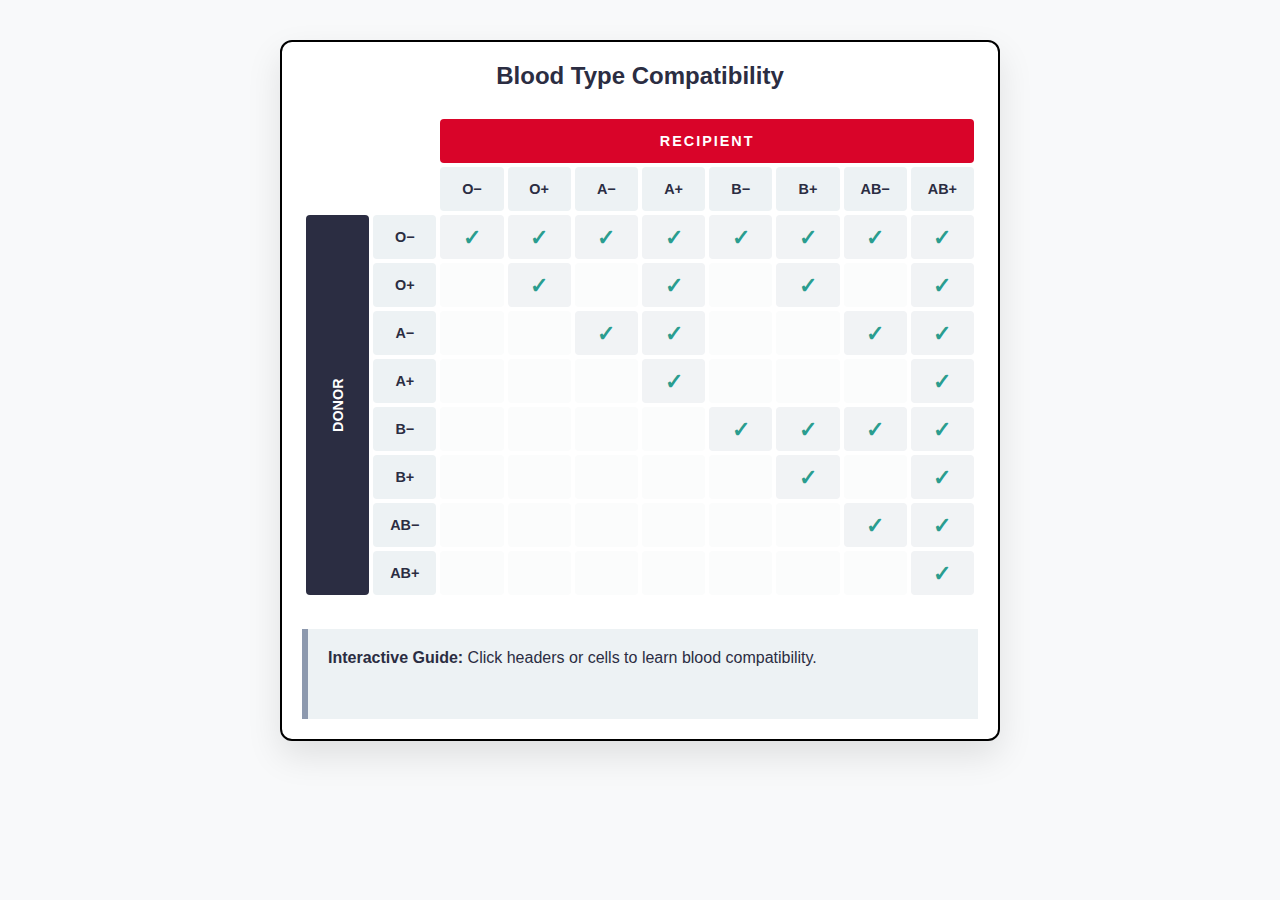
<file: blood-chart.html>
<!DOCTYPE html>
<html lang="en">
<head>
<meta charset="UTF-8">
<meta name="viewport" content="width=device-width, initial-scale=1.0">
<title>Blood Type Compatibility</title>

<style>
*{
    padding: 0;
    margin: 0;
    box-sizing: border-box;
}

:root {
    --red: #d90429;
    --dark: #2b2d42;
    --gray: #8d99ae;
    --light: #edf2f4;
    --check: #2a9d8f;
}

body {
    font-family: 'Segoe UI', sans-serif;
    background: #f8f9fa;
    padding: 40px;
    color: var(--dark);
}

.container {
    max-width: 720px;
    margin: auto;
    background: white;
    padding: 20px;
    border-radius: 12px;
    box-shadow: 0 15px 35px rgba(0,0,0,0.1);
    border: 2px solid black;
}

/* logic radios */
.logic-gate { display: none; }

/* table */
table {
    width: 100%;
    border-collapse: separate;
    border-spacing: 4px;
    table-layout: fixed;
    font-size: 0.9rem;
}

th, td {
    height: 44px;
    text-align: center;
    border-radius: 4px;
}

label {
    display: flex;
    align-items: center;
    justify-content: center;
    width: 100%;
    height: 100%;
    cursor: pointer;
    font-weight: 600;
}

/* headers */
.recipient-header {
    background: var(--red);
    color: white;
    letter-spacing: 2px;
}

.donor-header {
    background: var(--dark);
    color: white;
    width: 40px;
}

.type-header {
    background: var(--light);
}

/* cells */
.compat-cell {
    background: #f1f3f5;
    position: relative; /* anchor for ::after */
}

.yes::after {
    content: "✓";
    color: var(--check);
    font-size: 1.4rem;
    font-weight: 700;

    position: absolute;
    top: 50%;
    left: 50%;
    transform: translate(-50%, -50%);
}

.compat-cell:hover {
    background: #ffdada;
    border: 1px solid var(--red);
}


.no {
    opacity: 0.25;
}

/* info panel */
.info-panel {
    margin-top: 30px;
    padding: 20px;
    background: var(--light);
    border-left: 6px solid var(--gray);
    min-height: 90px;
}

.desc { display: none; }

#r-default:checked ~ .info-panel .d-default { display: block; }
#r-recipient:checked ~ .info-panel .d-recipient { display: block; border-color: var(--red); }
#r-donor:checked ~ .info-panel .d-donor { display: block; border-color: var(--dark); }
#r-om:checked ~ .info-panel .d-om { display: block; border-color: var(--check); }
#r-abp:checked ~ .info-panel .d-abp {
    display: block;
    border-color: var(--check);
}

</style>
</head>

<body>
<div class="container">
<h2 style="text-align:center;margin-bottom:25px;">Blood Type Compatibility</h2>

<input type="radio" id="r-default" name="info" class="logic-gate" checked>
<input type="radio" id="r-recipient" name="info" class="logic-gate">
<input type="radio" id="r-donor" name="info" class="logic-gate">
<input type="radio" id="r-om" name="info" class="logic-gate">
<input type="radio" id="r-abp" name="info" class="logic-gate">


<table>
<thead>
<tr>
<th rowspan="2" colspan="2"></th>
<th colspan="8" class="recipient-header">
<label for="r-recipient">RECIPIENT</label>
</th>
</tr>
<tr>
<th class="type-header"><label for="r-om">O−</label></th>
<th class="type-header">O+</th>
<th class="type-header">A−</th>
<th class="type-header">A+</th>
<th class="type-header">B−</th>
<th class="type-header">B+</th>
<th class="type-header">AB−</th>
<th class="type-header"><label for="r-abp">AB+</label></th>

</tr>
</thead>

<tbody>
<tr>
<th rowspan="8" class="donor-header">
<label for="r-donor" style="writing-mode:vertical-rl;transform:rotate(180deg);">DONOR</label>
</th>
<th class="type-header"><label for="r-om">O−</label></th>
<td class="compat-cell yes"><label for="r-om"></label></td>
<td class="compat-cell yes"></td>
<td class="compat-cell yes"></td>
<td class="compat-cell yes"></td>
<td class="compat-cell yes"></td>
<td class="compat-cell yes"></td>
<td class="compat-cell yes"></td>
<td class="compat-cell yes"></td>
</tr>

<tr>
<th class="type-header">O+</th>
<td class="compat-cell no"></td>
<td class="compat-cell yes"></td>
<td class="compat-cell no"></td>
<td class="compat-cell yes"></td>
<td class="compat-cell no"></td>
<td class="compat-cell yes"></td>
<td class="compat-cell no"></td>
<td class="compat-cell yes"></td>
</tr>

<tr>
<th class="type-header">A−</th>
<td class="compat-cell no"></td>
<td class="compat-cell no"></td>
<td class="compat-cell yes"></td>
<td class="compat-cell yes"></td>
<td class="compat-cell no"></td>
<td class="compat-cell no"></td>
<td class="compat-cell yes"></td>
<td class="compat-cell yes"></td>
</tr>

<tr>
<th class="type-header">A+</th>
<td class="compat-cell no"></td>
<td class="compat-cell no"></td>
<td class="compat-cell no"></td>
<td class="compat-cell yes"></td>
<td class="compat-cell no"></td>
<td class="compat-cell no"></td>
<td class="compat-cell no"></td>
<td class="compat-cell yes"></td>
</tr>

<tr>
<th class="type-header">B−</th>
<td class="compat-cell no"></td>
<td class="compat-cell no"></td>
<td class="compat-cell no"></td>
<td class="compat-cell no"></td>
<td class="compat-cell yes"></td>
<td class="compat-cell yes"></td>
<td class="compat-cell yes"></td>
<td class="compat-cell yes"></td>
</tr>

<tr>
<th class="type-header">B+</th>
<td class="compat-cell no"></td>
<td class="compat-cell no"></td>
<td class="compat-cell no"></td>
<td class="compat-cell no"></td>
<td class="compat-cell no"></td>
<td class="compat-cell yes"></td>
<td class="compat-cell no"></td>
<td class="compat-cell yes"></td>
</tr>

<tr>
<th class="type-header">AB−</th>
<td class="compat-cell no"></td>
<td class="compat-cell no"></td>
<td class="compat-cell no"></td>
<td class="compat-cell no"></td>
<td class="compat-cell no"></td>
<td class="compat-cell no"></td>
<td class="compat-cell yes"></td>
<td class="compat-cell yes"></td>
</tr>

<tr>
<th class="type-header"><label for="r-abp">AB+</label></th>
<td class="compat-cell no"></td>
<td class="compat-cell no"></td>
<td class="compat-cell no"></td>
<td class="compat-cell no"></td>
<td class="compat-cell no"></td>
<td class="compat-cell no"></td>
<td class="compat-cell no"></td>
<td class="compat-cell yes"></td>
</tr>
</tbody>
</table>

<div class="info-panel">
<div class="desc d-default">
<strong>Interactive Guide:</strong> Click headers or cells to learn blood compatibility.
</div>

<div class="desc d-recipient">
<h3 style="color:var(--red)">Recipient</h3>
<p>The recipient receives blood. Their immune system will reject unfamiliar antigens.</p>
</div>

<div class="desc d-donor">
<h3 style="color:var(--dark)">Donor</h3>
<p>Donors provide blood. O− is the universal donor for red blood cells.</p>
</div>

<div class="desc d-om">
<h3 style="color:var(--check)">O− Universal Donor</h3>
<p>O− blood can be given to anyone in emergencies.</p>
<label for="r-default" style="color:blue;cursor:pointer;">Back</label>
</div>

<div class="desc d-abp">
<h3 style="color:var(--check)">AB+ Universal Recipient</h3>
<p>
AB+ blood has both A and B antigens and Rh factor,
so it can receive red blood cells from all blood groups.
</p>
<label for="r-default" style="color:blue;cursor:pointer;">Back</label>
</div>


</div>
</div>
</body>
</html>
</file>
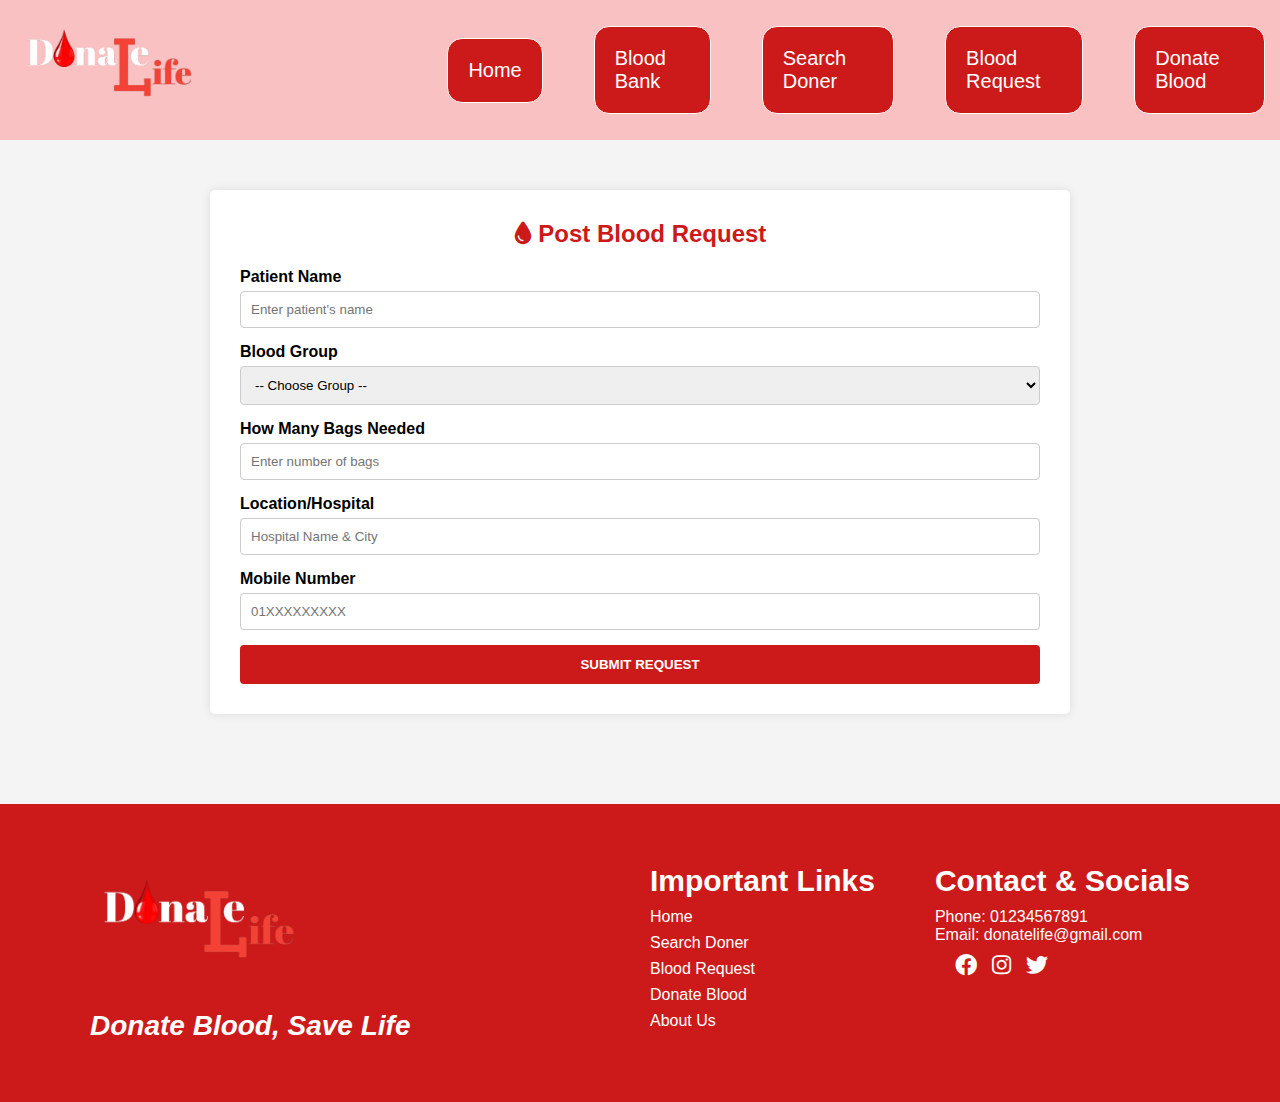
<file: request.html>
<!DOCTYPE html>
<html lang="en">
<head>
    <meta charset="UTF-8">
    <meta name="viewport" content="width=device-width, initial-scale=1.0">
    <title>DonateLife</title>
    <link rel="stylesheet" href="styles/blood-request.css">
    <link rel="stylesheet" href="styles/navbar.css">
    <link rel="stylesheet" href="styles/footer.css">
    <link rel="stylesheet" href="https://cdnjs.cloudflare.com/ajax/libs/font-awesome/6.0.0/css/all.min.css">
</head>
<body>

     <nav>
        <div class="logo">
           <img src="images/logo.png" alt="">
            <!-- <h1><span class="color_red">Donate</span>Life<span class="color_red"><i class="fa-solid fa-droplet"></i></span></h1> -->
        </div>
        <ul class="nav">
            <li><a href="index.html">Home</a></li>
            <li><a href="blood-bank.html">Blood Bank</a></li>
            <li><a href="search-donor.html">Search Doner</a></li>
            <li><a href="request.html">Blood Request</a></li>
            <li><a href="donate-blood.html">Donate Blood</a></li>
        </ul>
    </nav>

    <div class="main-container">
        <section class="form-wrapper">
            <h2><i class="fa-solid fa-droplet"></i> Post Blood Request</h2>
            <form id="bloodForm">
                <div class="box">
                    <label>Patient Name</label>
                    <input type="text" id="patientName" placeholder="Enter patient's name" required>
                </div>
                <div class="box">
                    <label>Blood Group</label>
                    <select id="bloodGroup" required>
                        <option value="">-- Choose Group --</option>
                        <option value="A+">A+</option>
                        <option value="A-">A-</option>
                        <option value="B+">B+</option>
                        <option value="B-">B-</option>
                        <option value="O+">O+</option>
                        <option value="O-">O-</option>
                        <option value="AB+">AB+</option>
                        <option value="AB-">AB-</option>
                    </select>
                </div>
                <div class="box">
                   <label>How Many Bags Needed</label>
                   <input type="number" id="bags" placeholder="Enter number of bags" min="1" required>
                </div>
                <div class="box">
                    <label>Location/Hospital</label>
                    <input type="text" id="hospital" placeholder="Hospital Name & City" required>
                </div>
                <div class="box">
                    <label>Mobile Number</label>
                    <input type="tel" id="phone" placeholder="01XXXXXXXXX" required>

                </div>
                <button type="submit" class="req-btn">SUBMIT REQUEST</button>
            </form>
        </section>
         <section class="posts-section">
            <div id="postsDisplay">
                </div>
         </section>
    </div>
    <script>
    const bloodForm = document.getElementById('bloodForm');
    const postsDisplay = document.getElementById('postsDisplay');

    bloodForm.addEventListener('submit', function(e) {
        e.preventDefault(); 
        const name = document.getElementById('patientName').value;
        const group = document.getElementById('bloodGroup').value;
        const bags = document.getElementById('bags').value;
        const hospital = document.getElementById('hospital').value;
        const phone = document.getElementById('phone').value;
        const time = new Date().toLocaleString();

        const postHTML = `
            <div class="blood-card">
                <div class="card-head">
                    <span class="group">${group}</span>
                    <strong>${name}</strong>
                </div>
                <div class="card-details">
                    <p><strong>Bags:</strong> ${bags} | <strong>Hospital:</strong> ${hospital}</p>
                    <p class="call"><i class="fa-solid fa-phone"></i> ${phone}</p>
                </div>
                <div class="card-time">Posted on: ${time}</div>
            </div>
        `;

        postsDisplay.insertAdjacentHTML('afterbegin', postHTML);

        bloodForm.reset();
    });
</script>

   <footer class="footer">
    <div class="footer-box">
        <img src="images/logo.png" alt="">
        <h1>Donate Blood, Save Life</h1>
    </div>

    <div class="footer-box">
        <h3>Important Links</h3>
        <a href="index.html">Home</a>
        <a href="search-donor.html">Search Doner</a>
        <a href="request.html">Blood Request</a>
        <a href="donate-blood.html">Donate Blood</a>
        <a href="">About Us</a>
    </div>

    <div class="footer-box">
        <h3>Contact & Socials</h3>
        <p>Phone: 01234567891</p>
        <p>Email: donatelife@gmail.com</p>
        <div class="socials">
            <a href="#"><i class="fa-brands fa-facebook"></i></a>
            <a href="#"><i class="fa-brands fa-instagram"></i></a>
            <a href="#"><i class="fa-brands fa-twitter"></i></a>
        </div>
    </div>
</footer>


<script>
    // image rotation in the events
document.querySelectorAll(".event-slider").forEach(slider => {
    let images = slider.querySelectorAll("img");
    let index = 0;

    setInterval(() => {
        images[index].classList.remove("active");
        index = (index + 1) % images.length;
        images[index].classList.add("active");
    }, 2500);
});

// see more.. effects in the events
document.querySelectorAll(".see-more").forEach(btn => {
    btn.addEventListener("click", () => {
        const text = btn.previousElementSibling;

        text.classList.toggle("expanded");
        btn.innerText = text.classList.contains("expanded")
            ? "See less"
            : "See more..";
    });
});
</script>

</body>

</html>
</file>
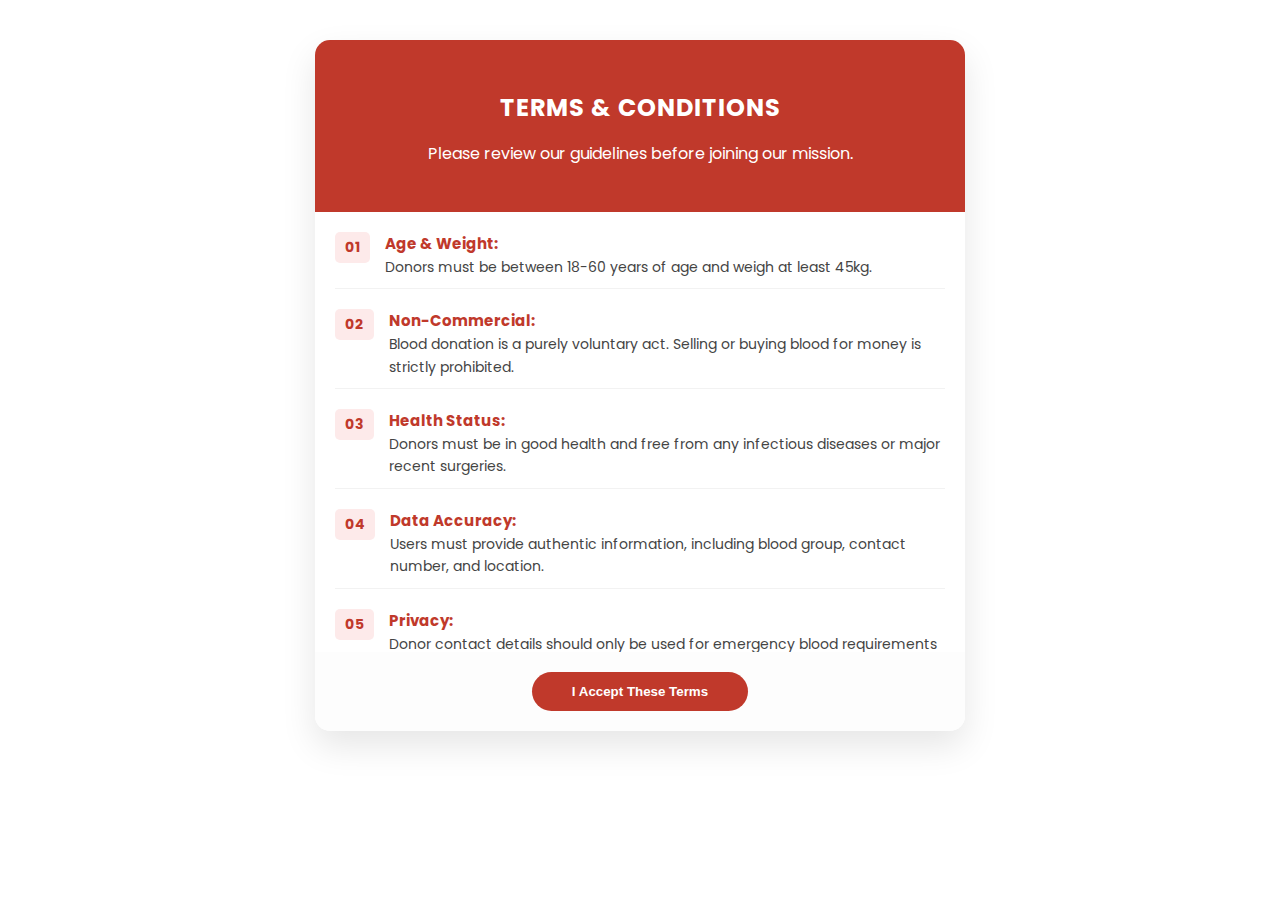
<file: terms.html>
<!DOCTYPE html>
<html lang="en">
<head>
    <meta charset="UTF-8">
    <meta name="viewport" content="width=device-width, initial-scale=1.0">
    <title>DonateLife- Terms and Conditions</title>
    <link rel="stylesheet" href="styles/terms.css">
</head>
<body>
    <div class="terms-card">
    <div class="terms-header">
        <h2>Terms & Conditions</h2>
        <p>Please review our guidelines before joining our mission.</p>
    </div>

    <div class="terms-body">
        <div class="term-item">
            <span class="step">01</span>
            <p><strong>Age & Weight:</strong> Donors must be between 18-60 years of age and weigh at least 45kg.</p>
        </div>

        <div class="term-item">
            <span class="step">02</span>
            <p><strong>Non-Commercial:</strong> Blood donation is a purely voluntary act. Selling or buying blood for money is strictly prohibited.</p>
        </div>

        <div class="term-item">
            <span class="step">03</span>
            <p><strong>Health Status:</strong> Donors must be in good health and free from any infectious diseases or major recent surgeries.</p>
        </div>

        <div class="term-item">
            <span class="step">04</span>
            <p><strong>Data Accuracy:</strong> Users must provide authentic information, including blood group, contact number, and location.</p>
        </div>

        <div class="term-item">
            <span class="step">05</span>
            <p><strong>Privacy:</strong> Donor contact details should only be used for emergency blood requirements and not for any other purpose.</p>
        </div>

        <div class="term-item">
            <span class="step">06</span>
            <p><strong>Donation Interval:</strong> A minimum gap of 3 to 4 months must be maintained between two consecutive blood donations.</p>
        </div>

        <div class="term-item">
            <span class="step">07</span>
            <p><strong>Medical Verification:</strong> It is the recipient's responsibility to verify the donor's medical reports and cross-match blood at the hospital.</p>
        </div>

        <div class="term-item">
            <span class="step">08</span>
            <p><strong>Voluntary Participation:</strong> No donor shall be forced or coerced into donating blood against their will.</p>
        </div>

        <div class="term-item">
            <span class="step">09</span>
            <p><strong>Account Responsibility:</strong> Users are responsible for maintaining the security of their accounts and updating their availability status.</p>
        </div>

        <div class="term-item">
            <span class="step">10</span>
            <p><strong>Misuse Policy:</strong> Any harassment of donors or posting fake requests will lead to a permanent ban from the platform.</p>
        </div>
    </div>

    <div class="terms-footer">
        <button class="accept-btn">I Accept These Terms</button>
    </div>
</div>



</body>
</html>
</file>
<file: styles/blood-request.css>
/* Matching your exact site colors */
* {
    margin: 0;
    padding: 0;
    box-sizing: border-box;
    font-family: Arial, sans-serif;
}

body {
    background-color: #f4f4f4;
}
/* Content Layout */
.main-container {
    max-width: 900px;
    margin: 30px auto;
    padding: 20px;
}

/* Form Design */
.form-wrapper {
    background: #fff;
    padding: 30px;
    border-radius: 5px;
    box-shadow: 0 0 10px rgba(0,0,0,0.1);
    margin-bottom: 40px;
}

.form-wrapper h2 { color: #cc1a1a; margin-bottom: 20px; text-align: center; }

.box { margin-bottom: 15px; }
.box label { display: block; margin-bottom: 5px; font-weight: bold; }
.box input, .box select {
    width: 100%;
    padding: 10px;
    border: 1px solid #ccc;
    border-radius: 4px;
}

.req-btn {
    width: 100%;
    padding: 12px;
    background: #cc1a1a;
    color: white;
    border: none;
    font-weight: bold;
    cursor: pointer;
    border-radius: 4px;
}

.req-btn:hover { background: #cc0000; }

/* Posts Design */
.blood-card {
    background: #ffffff;
    padding: 20px;
    margin-bottom: 20px;
    border-radius: 6px;
    border-left: 8px solid #cc1a1a; 
    box-shadow: 0 2px 8px rgba(0,0,0,0.1);
    font-family: 'Arial', sans-serif;
}

.card-head {
    display: flex; 
    align-items: center; 
    margin-bottom: 12px;
}

.group { 
    background: #cc1a1a; 
    color: white; 
    padding: 5px 12px; 
    font-weight: bold; 
    border-radius: 4px; 
    margin-right: 15px;
    font-size: 18px;
}

.card-head strong {
    font-size: 18px;
    color: #333;
}

.card-details p {
    margin: 6px 0;
    color: #444;
    line-height: 1.4;
}

.call { 
    color: #d32f2f; 
    font-weight: bold; 
    font-size: 16px;
    display: block;
    margin-top: 8px;
}

.card-time { 
    font-size: 11px; 
    color: #777; 
    margin-top: 15px; 
    border-top: 1px solid #eee;
    padding-top: 8px;
}

/* ── Responsive only (desktop unchanged) ── */
@media (max-width: 768px) {
    .main-container {
        margin: 15px auto;
        padding: 15px;
    }

    .form-wrapper {
        padding: 20px;
    }
}

@media (max-width: 480px) {
    .form-wrapper {
        padding: 15px;
    }

    .card-head {
        flex-wrap: wrap;
        gap: 8px;
    }
}
</file>
<file: styles/navbar.css>
/* shared style */
.logo img{
    /* border: 1px solid white; */
    width: 100%;
}

.color_red
{
    color: #cc1a1a;
    font-weight: 900;
}

nav{
    display: flex;
    justify-content: space-between;
    padding: 15px;
    /* border: 1px solid black; */
    background-color: #fc9c9c96;
    height: 140px;
}

nav .nav{
    display: flex;
    list-style-type: none;
    gap: 51px;
    align-items: center;
    /* border: 1px solid black; */
}

nav .nav a{
    font-size: 20px;
    color: white;
    text-decoration: none;
}


nav .nav li{
    border: 1px solid rgb(255, 255, 255);
    border-radius: 15px;
    padding: 20px;
    background-color: #cc1a1a;
}

nav .nav li:hover{
    color: #cc1a1a;
    background-color: #ffffffec;
    border: 1px solid #cc1a1a;
    border: none;
    border-radius: 20px;
    padding: 20px;
}

nav .nav li:hover a {
    color: #cc1a1a;
}

nav .logo img{
    width: 45%;   
}
</file>
<file: styles/footer.css>
/* Footer section */
.footer {
    background-color: #cc1a1a;
    color: white;
    display: flex;
    justify-content: space-around;
    padding: 60px;
    flex-wrap: wrap; /* important */
    height: auto;    /* remove fixed height */
}

/* Copyright section */
.footer-bottom {
    width: 100%;
    text-align: center;
    margin-top: 40px;
    border-top: 1px solid rgba(255,255,255,0.4);
    padding-top: 20px;
    font-size: 14px;
}



.footer-box h3 {
    margin-bottom: 10px;
    font-size: 30px;
    /* border: 1px solid white; */
}

.footer-box h1{
    font-size: 28px;
    margin-top: 30px;
    font-style:italic;
}

.footer-box img{
    padding-top: 0;
    width: 45%;
    /* border: 1px solid white; */
}

.footer-box a {
    display: block;
    color: white;
    text-decoration: none;
    margin-bottom: 8px;
}

.footer-box a:hover {
    text-decoration: underline;
}

.footer .socials {
    display: flex;
    gap: 15px;
    margin-top: 10px;
    padding-left: 20px;
}

.footer .socials i {
    font-size: 22px;
    color: white;
}


@media (max-width: 768px) {
    .footer {
        justify-content: center;
        text-align: center;
    }

    .footer-box {
        flex: 1 1 100%;
    }

    .footer .socials {
        justify-content: center;
    }
}

@media (max-width: 480px) {
    .footer {
        padding: 30px 20px;
    }

    .footer-box h3 {
        font-size: 20px;
    }

    .footer-box h1 {
        font-size: 18px;
    }
}
</file>
<file: styles/terms.css>
/* Importing Google Font */
@import url('https://fonts.googleapis.com/css2?family=Poppins:wght@300;400;600&display=swap');

.terms-card {
    max-width: 650px;
    margin: 40px auto;
    background: #ffffff;
    border-radius: 15px;
    box-shadow: 0 15px 35px rgba(0,0,0,0.1);
    font-family: 'Poppins', sans-serif;
    overflow: hidden;
}

.terms-header {
    background: #c0392b;
    color: #fff;
    padding: 30px;
    text-align: center;
}

.terms-header h2 {
    margin-bottom: 5px;
    text-transform: uppercase;
    letter-spacing: 1px;
}

.terms-body {
    padding: 20px;
    max-height: 400px;
    overflow-y: auto; /* Scrollbar for the 10 points */
}

.term-item {
    display: flex;
    align-items: flex-start;
    margin-bottom: 20px;
    padding-bottom: 10px;
    border-bottom: 1px solid #f2f2f2;
}

.step {
    background: #fdeaea;
    color: #c0392b;
    font-weight: bold;
    padding: 5px 10px;
    border-radius: 5px;
    margin-right: 15px;
    font-size: 14px;
}

.term-item p {
    font-size: 14px;
    color: #444;
    line-height: 1.6;
    margin: 0;
}

.term-item strong {
    color: #c0392b;
    display: block;
    font-size: 15px;
}

.terms-footer {
    padding: 20px;
    text-align: center;
    background: #fdfdfd;
}

.accept-btn {
    background: #c0392b;
    color: white;
    border: none;
    padding: 12px 40px;
    border-radius: 50px;
    font-weight: 600;
    cursor: pointer;
    transition: 0.3s;
}

.accept-btn:hover {
    background: #a93226;
    transform: translateY(-2px);
}

/* Custom Scrollbar */
.terms-body::-webkit-scrollbar {
    width: 5px;
}
.terms-body::-webkit-scrollbar-thumb {
    background: #ddd;
    border-radius: 10px;
}
</file>
